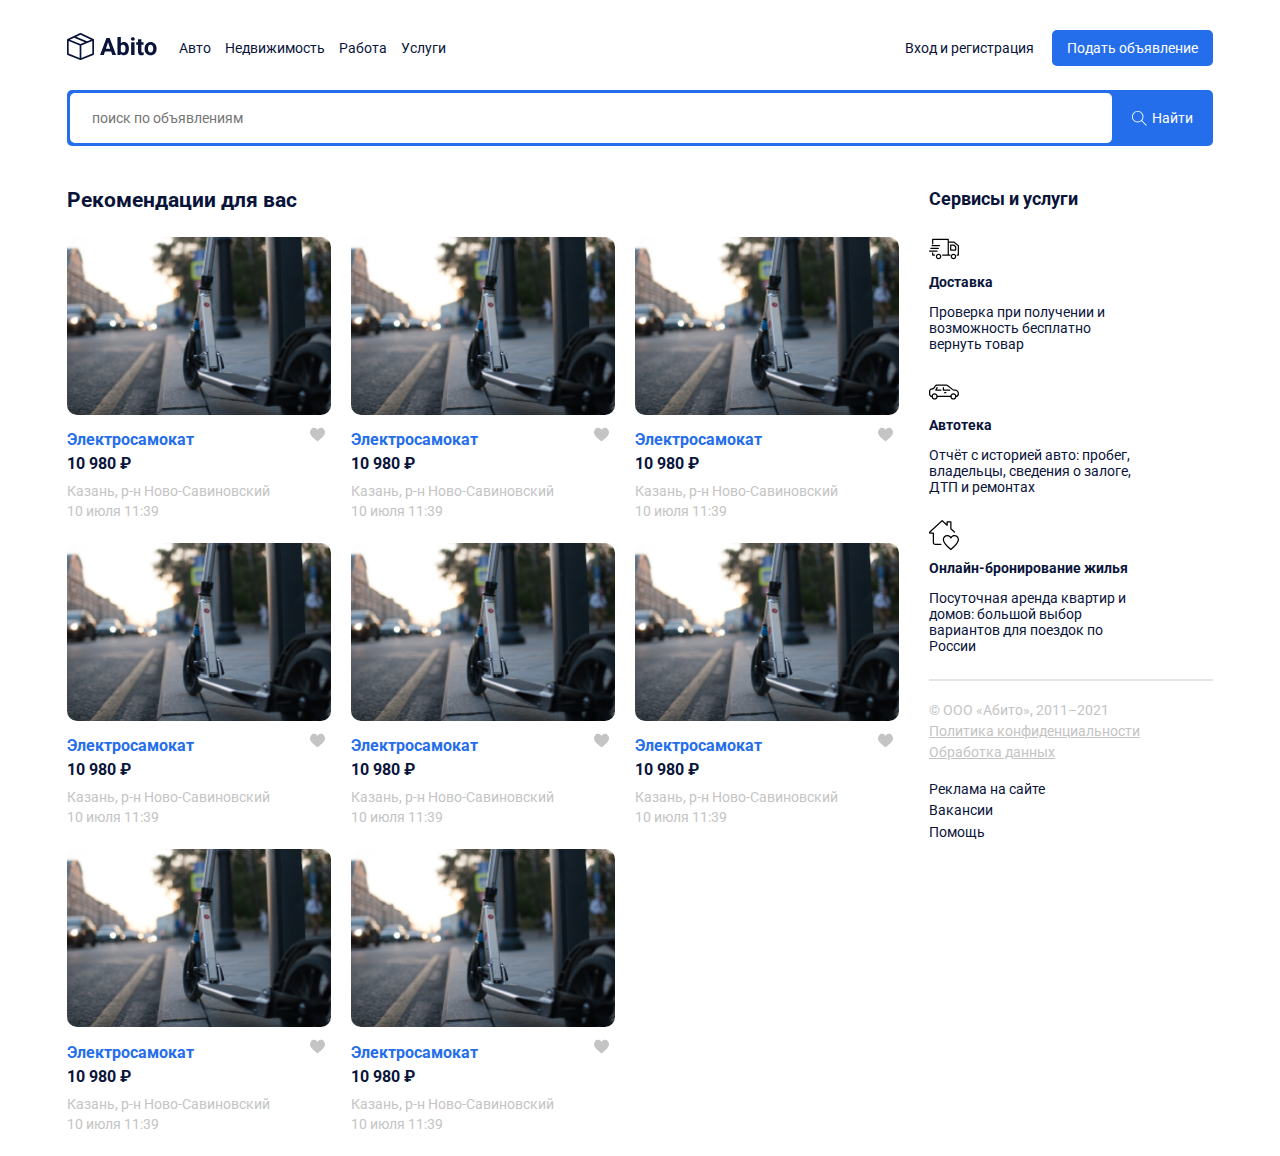
<file: index.html>
<!DOCTYPE html>
<html lang="en">
<head>
    <meta charset="UTF-8">
    <meta http-equiv="X-UA-Compatible" content="IE=edge">
    <meta name="viewport" content="width=device-width, initial-scale=1.0">
    <title>Abito - доска объявлений</title>
    <!-- подключаем шрифт Roboto от Google fonts -->
    <link rel="preconnect" href="https://fonts.googleapis.com">
    <link rel="preconnect" href="https://fonts.gstatic.com" crossorigin>
    <link href="https://fonts.googleapis.com/css2?family=Roboto:wght@400;700&display=swap" rel="stylesheet">
    <!-- подключаем normalize.css -->
    <link rel="stylesheet" href="css/normalize.css">
    <link rel="stylesheet" href="css/style.css">
</head>
<body>
    <header class="header container">
        <div class="navbar">
            <a href="/index.html" class="logo">
            <img src="img/logo.svg" alt="logo: Abito" class="logo-image">
            </a>
            <!-- навигация -->
            <div class="navbar-panel">
                <button class="close-menu">
                    <svg width="22" height="22" viewBox="0 0 116 116" fill="none" xmlns="http://www.w3.org/2000/svg">
                    <path d="M1 1L58 58M115 115L58 58M1 115L58 58M115 1L58 58" stroke="black" />
                    </svg>
                </button>
                <nav class="navbar-menu">
                    <ul class="menu">
                        <li class="menu-item">
                            <a href="#" class="menu-link">Авто</a>
                        </li>
                        <li class="menu-item">
                            <a href="#" class="menu-link">Недвижимость</a>
                        </li>
                        <li class="menu-item">
                            <a href="#" class="menu-link">Работа</a>
                        </li>
                        <li class="menu-item">
                            <a href="#" class="menu-link">Услуги</a>
                        </li>
                    </ul>
                </nav>
                <div class="button-group">
                    <a href="#" class="button button-link">Вход и регистрация</a>
                    <a href="#" class="button button-primary">Подать объявление</a>
                </div>
            </div>
            <button class="menu-button">
                <svg width="30" height="30" viewBox="0 0 30 30" fill="none" xmlns="http://www.w3.org/2000/svg">
                    <path
                        d="M0.937476 9.37501H29.0624C29.58 9.37501 29.9999 8.95498 29.9999 8.43754C29.9999 7.92002 29.5799 7.50006 29.0624 7.50006H0.937476C0.419955 7.50006 0 7.92009 0 8.43754C0 8.95498 0.420033 9.37501 0.937476 9.37501Z"
                        fill="black" />
                    <path
                        d="M29.0624 14.0626H0.937476C0.419955 14.0626 0 14.4826 0 15C0 15.5175 0.420033 15.9375 0.937476 15.9375H29.0624C29.58 15.9375 29.9999 15.5175 29.9999 15C29.9999 14.4826 29.58 14.0626 29.0624 14.0626Z"
                        fill="black" />
                    <path
                        d="M29.0625 20.625H10.3125C9.79495 20.625 9.375 21.0451 9.375 21.5625C9.375 22.08 9.79503 22.5 10.3125 22.5H29.0625C29.58 22.5 29.9999 22.0799 29.9999 21.5625C30 21.045 29.58 20.625 29.0625 20.625Z"
                        fill="black" />
                </svg>
            </button>
        </div>
        <!-- /.navbar -->
        <div class="search-panel">
            <input type="search" class="search-input" placeholder="поиск по объявлениям">
            <button class="search-button">
            <svg class="search-icon" width="15" height="15" viewBox="0 0 15 15" fill="none" xmlns="http://www.w3.org/2000/svg">
                    <path
                        d="M14.6506 14.0012L10.0862 9.43675C10.9465 8.43352 11.4706 7.13293 11.4706 5.71058C11.4706 2.54822 8.89765 -0.0247192 5.7353 -0.0247192C4.20353 -0.0247192 2.76265 0.571751 1.67824 1.6544C0.595589 2.73793 -0.000881376 4.17881 9.77541e-07 5.71058C9.77541e-07 8.87293 2.57294 11.4459 5.7353 11.4459C7.15765 11.4459 8.45912 10.9218 9.46235 10.0615L14.0268 14.6259L14.6506 14.0012ZM5.7353 10.5635C3.06 10.5635 0.882354 8.38675 0.882354 5.71058C0.881472 4.41352 1.38618 3.19499 2.30294 2.2791C3.21882 1.36234 4.43824 0.857634 5.7353 0.857634C8.41059 0.857634 10.5882 3.0344 10.5882 5.71058C10.5882 8.38587 8.41059 10.5635 5.7353 10.5635Z"
                        fill="white" />
            </svg>

                <span class="search-button-text">Найти</span>
            </button>
        </div>
        <!-- /.search-panel -->
    </header>
    <div class="page-content container">
        <!-- блок с объявлениями -->
        <main class="main">
            <h2 class="page-title">Рекомендации для вас</h2>
            <div class="cards">
                <div class="card">
                    <a href="single.html" class="card-link">
                        <img src="img/card-image.jpg" alt="photo" class="card-image">
                    </a>
                    <div class="card-header">
                        <a href="single.html" class="card-link">
                            <h3 class="card-title">Электросамокат</h3>
                        </a>
                        <button class="like">
                            <img src="img/like.svg" alt="like">
                        </button>
                    </div>
                    <strong class="card-price">10 980 ₽</strong>
                    <p class="card-text">Казань, р-н Ново-Савиновский</p>
                    <p class="card-text">10 июля 11:39</p>
                </div>
                <div class="card">
                    <a href="single.html" class="card-link">
                        <img src="img/card-image.jpg" alt="photo" class="card-image">
                    </a>
                    <div class="card-header">
                        <a href="single.html" class="card-link">
                            <h3 class="card-title">Электросамокат</h3>
                        </a>
                        <button class="like">
                            <img src="img/like.svg" alt="like">
                        </button>
                    </div>
                    <strong class="card-price">10 980 ₽</strong>
                    <p class="card-text">Казань, р-н Ново-Савиновский</p>
                    <p class="card-text">10 июля 11:39</p>
                </div>
                <div class="card">
                    <a href="single.html" class="card-link">
                        <img src="img/card-image.jpg" alt="photo" class="card-image">
                    </a>
                    <div class="card-header">
                        <a href="single.html" class="card-link">
                            <h3 class="card-title">Электросамокат</h3>
                        </a>
                        <button class="like">
                            <img src="img/like.svg" alt="like">
                        </button>
                    </div>
                    <strong class="card-price">10 980 ₽</strong>
                    <p class="card-text">Казань, р-н Ново-Савиновский</p>
                    <p class="card-text">10 июля 11:39</p>
                </div>
                <div class="card">
                    <a href="single.html" class="card-link">
                        <img src="img/card-image.jpg" alt="photo" class="card-image">
                    </a>
                    <div class="card-header">
                        <a href="single.html" class="card-link">
                            <h3 class="card-title">Электросамокат</h3>
                        </a>
                        <button class="like">
                            <img src="img/like.svg" alt="like">
                        </button>
                    </div>
                    <strong class="card-price">10 980 ₽</strong>
                    <p class="card-text">Казань, р-н Ново-Савиновский</p>
                    <p class="card-text">10 июля 11:39</p>
                </div>
                <div class="card">
                    <a href="single.html" class="card-link">
                        <img src="img/card-image.jpg" alt="photo" class="card-image">
                    </a>
                    <div class="card-header">
                        <a href="single.html" class="card-link">
                            <h3 class="card-title">Электросамокат</h3>
                        </a>
                        <button class="like">
                            <img src="img/like.svg" alt="like">
                        </button>
                    </div>
                    <strong class="card-price">10 980 ₽</strong>
                    <p class="card-text">Казань, р-н Ново-Савиновский</p>
                    <p class="card-text">10 июля 11:39</p>
                </div>
                <div class="card">
                    <a href="single.html" class="card-link">
                        <img src="img/card-image.jpg" alt="photo" class="card-image">
                    </a>
                    <div class="card-header">
                        <a href="single.html" class="card-link">
                            <h3 class="card-title">Электросамокат</h3>
                        </a>
                        <button class="like">
                            <img src="img/like.svg" alt="like">
                        </button>
                    </div>
                    <strong class="card-price">10 980 ₽</strong>
                    <p class="card-text">Казань, р-н Ново-Савиновский</p>
                    <p class="card-text">10 июля 11:39</p>
                </div>
                <div class="card">
                    <a href="single.html" class="card-link">
                        <img src="img/card-image.jpg" alt="photo" class="card-image">
                    </a>
                    <div class="card-header">
                        <a href="single.html" class="card-link">
                            <h3 class="card-title">Электросамокат</h3>
                        </a>
                        <button class="like">
                            <img src="img/like.svg" alt="like">
                        </button>
                    </div>
                    <strong class="card-price">10 980 ₽</strong>
                    <p class="card-text">Казань, р-н Ново-Савиновский</p>
                    <p class="card-text">10 июля 11:39</p>
                </div>
                <div class="card">
                    <a href="single.html" class="card-link">
                        <img src="img/card-image.jpg" alt="photo" class="card-image">
                    </a>
                    <div class="card-header">
                        <a href="single.html" class="card-link">
                            <h3 class="card-title">Электросамокат</h3>
                        </a>
                        <button class="like">
                            <img src="img/like.svg" alt="like">
                        </button>
                    </div>
                    <strong class="card-price">10 980 ₽</strong>
                    <p class="card-text">Казань, р-н Ново-Савиновский</p>
                    <p class="card-text">10 июля 11:39</p>
                </div>
            </div>
        </main>
        <!-- сайдбар -->
        <aside class="sidebar">
            <h4 class="page-title">Сервисы и услуги</h4>
            <div class="service">
                <img src="img/shipping.svg" alt="icon: shipping" class="service-image">
                <h5 class="service-title">Доставка</h5>
                <p class="service-text">Проверка при получении и возможность бесплатно вернуть товар</p>
            </div>
            <div class="service">
                <img src="img/sedan.svg" alt="icon: sedan" class="service-image">
                <h5 class="service-title">Автотека</h5>
                <p class="service-text">Отчёт с историей авто: пробег, владельцы, сведения о залоге, ДТП и ремонтах</p>
            </div>
            <div class="service">
                <img src="img/homelove.svg" alt="icon: homelove" class="service-image">
                <h5 class="service-title">Онлайн-бронирование жилья</h5>
                <p class="service-text">Посуточная аренда квартир и домов: большой выбор вариантов для поездок по России</p>
            </div>
            <hr color="#E5E5E5">
            <footer class="footer">
                <p class="footer-text">© ООО «Абито», 2011–2021</p>
                <ul class="footer-menu">
                    <li class="footer-menu-item">
                        <a href="#" class="footer-text">Политика конфиденциальности</a>
                    </li>
                    <li class="footer-menu-item">
                        <a href="#" class="footer-text">Обработка данных</a>
                    </li>
                </ul>
                <ul class="footer-menu">
                    <li class="footer-menu-item">
                        <a href="#" class="footer-link">Реклама на сайте</a>
                    </li>
                    <li class="footer-menu-item">
                        <a href="#" class="footer-link">Вакансии</a>
                    </li>
                    <li class="footer-menu-item">
                        <a href="#" class="footer-link">Помощь</a>
                    </li>
                </ul>
            </footer>
        </aside>
    </div>
    <script src="https://unpkg.com/swiper/swiper-bundle.min.js"></script>
    <script src="js/main.js"></script>
</body>
</html>
</file>
<file: css/style.css>
body {
  font-family: "Roboto", sans-serif;
  font-size: 14px; /* размер шрифта*/
  color: #0a143a; /* цвет текста #0A143A*/
}
.container {
  max-width: 1146px; /* максимальная ширина*/
  margin: auto; /* автоматическое выравнивание по середине*/
}
.header {
  padding-top: 30px;
  padding-bottom: 30px;
  margin-bottom: 12px;
}
.navbar {
  display: flex; /* делаем гибкий блок */
  align-items: center; /* выравниваем по вертикали по центру */
  justify-content: space-between; /* разбросать элементы по краям */
  margin-bottom: 24px;
}
.navbar-panel {
  flex-grow: 1; /* растягиваю по ширине */
  display: flex; /* делаю гибким */
  align-items: center; /*выравниваю по середине */
}
/* меню в шапке */
.navbar-menu {
  margin-right: auto; /* автоматический отступ справа */
}
.menu {
  list-style: none; /* отключаем точки в списке */
  margin: 0; /* обнуляем отступы */
  padding-left: 22px; /* внутренний отступ слева */
  padding-right: 22px; /* внутренний отступ справа */
  display: flex;
}
/* для всех пунктов меню кроме последнего */
.menu-item:not(:last-child) {
  margin-right: 14px; /* отступ справа 14 пикселей */
}
.menu-link {
  text-decoration: none; /* отключаем подчёркивания ссылок */
  color: inherit; /* inherit переводится - возьми цвет текста как у родителя (родитель body)*/
}
.button {
  text-decoration: none;
  display: inline-block;
  padding: 10px 15px; /* сверху и снизу 10 пикселей, а по краям 15 */
  cursor: pointer;
}
.button-link {
  color: inherit;
}
.button-primary {
  background: #256eeb; /* фон кнопки "подать объявление"*/
  border-radius: 5px; /* скругление углов кнопки "подать объявление"*/
  color: white;
}
.search-panel {
  height: 50px; /* высота */
  background: #256eeb;
  border-radius: 5px;
  display: flex;
  padding: 3px;
}
.search-input {
  flex-grow: 1; /* растягивается на все свободное место*/
  background: #ffffff;
  border-radius: 5px;
  border: none; /* отключаем обводку в поисковой строке*/
  padding-left: 22px;
  padding-right: 22px;
}
.search-button {
  background: #256eeb;
  border: none;
  color: white;
  padding-left: 20px;
  padding-right: 17px;
  display: flex;
  align-items: center;
}
.search-button-text {
  margin-left: 5px;
}
.page-content {
  display: grid;
  grid-template-columns: 9fr 3fr;
  grid-column-gap: 10px;
}
.card-image {
  border-radius: 10px;
  width: 264px;
  height: 178px;
  object-fit: cover;
}
.cards {
  display: flex;
  flex-wrap: wrap;
}
.card {
  margin-bottom: 20px;
  margin-right: 20px;
}
.card-title {
  font-size: 16px;
  line-height: 19px;
  color: #256eeb;
  margin-top: 12px;
  margin-bottom: 5px;
}
.card-header {
  display: flex;
  justify-content: space-between;
  align-items: center;
}
.like {
  background: #fff;
  border: none;
  cursor: pointer;
  margin-left: 15px;
}
.card-link {
  text-decoration: none;
}
.card-price {
  font-size: 16px;
  line-height: 19px;
  margin-bottom: 10px;
  display: block;
}
.card-text {
  font-size: 14px;
  line-height: 16px;
  color: #c4c4c4;
  margin-bottom: 4px;
  margin-top: 0;
}
.sidebar .page-title {
  font-size: 18px;
  line-height: 21px;
}
.service {
  margin-bottom: 25px;
}
.service-title {
  font-weight: bold;
  font-size: 14px;
  line-height: 16px;
  margin-top: 7px;
  margin-bottom: 5px;
}
.service-text {
  font-size: 14px;
  line-height: 16px;
  max-width: 217px;
}
.footer-text {
  display: inline-block;
  font-size: 14px;
  line-height: 16px;
  color: #c4c4c4;
  margin-bottom: 5px;
}
.footer-menu {
  margin: 0;
  padding: 0;
  list-style: none;
  margin-bottom: 16px;
}
.footer-link {
  color: inherit;
  text-decoration: none;
  display: inline-block;
  margin-bottom: 5px;
}
.main-single {
  display: flex;
  align-items: flex-start;
}
.content {
  max-width: 460px;
  margin-right: 30px;
}
.swiper-container {
  width: 100%;
  height: 300px;
  margin-left: auto;
  margin-right: auto;
}

.swiper-slide {
  background-size: cover;
  background-position: center;
}

.mySwiper2 {
  width: 100%;
  border-radius: 10px;
}

.mySwiper {
  height: 20%;
  box-sizing: border-box;
  padding: 10px 0;
}

.mySwiper .swiper-slide {
  width: 25%;
  height: 100%;
  opacity: 0.4;
  border-radius: 10px;
}

.mySwiper .swiper-slide-thumb-active {
  opacity: 1;
}

.swiper-slide img {
  display: block;
  width: 100%;
  height: 100%;
  object-fit: cover;
  border-radius: 3px;
}
.content-text {
  font-size: 14px;
  line-height: 140%;
}
.single-price {
  font-size: 24px;
  line-height: 28px;
  margin-top: 0;
  margin-bottom: 25px;
  display: block;
}
.page-title {
  margin-top: 0;
  margin-bottom: 25px;
}
.author {
  min-width: 264px;
}
.author-wrapper {
  display: flex;
  align-items: center;
  justify-content: space-between;

  margin-top: 25px;
  margin-bottom: 30px;
}
.author-avatar {
  width: 50px;
  height: 50px;
  object-fit: cover;
  border-radius: 50%;
}
.author-name {
  font-weight: bold;
  font-size: 14px;
  line-height: 16px;
  display: block;
  margin-bottom: 4px;
}
.rating {
  margin-bottom: 5px;
}
.rating-counter {
  margin-left: 10px;
  opacity: 0.5;
}
.author-status {
  font-size: 12px;
  line-height: 14px;
}
.button-block {
  display: block;
  width: 100%;
  height: 54px;
  margin-bottom: 14px;
  border: none;
}
.button-success {
  background-color: #14b4be;
  border-radius: 5px;
  color: #fff;
}
.menu-button {
  background-color: #fff;
  border: none;
  cursor: pointer;
  display: none; /* отключаю кнопку гамбургер везде */
}
.close-menu {
  display: none;
}
@media (max-width: 1200px) {
  .container {
    max-width: 960px;
  }
  .card {
    width: 45%;
  }
  .card-image {
    width: 100%;
    height: 200px;
  }
}
@media (max-width: 992px) {
  .container {
    max-width: 740px;
  }
  .card-image {
    height: 150px;
  }
}
@media (max-width: 768px) {
  .container {
    max-width: 560px;
  }
  .card {
    width: 100%;
  }
  .page-content {
    grid-template-columns: 8fr 4 fr;
  }
  .menu-button {
    display: block;
  }
  .close-menu {
    display: block;
    position: absolute;
    right: 30px;
    top: 30px;
    cursor: pointer;
    background-color: #fff;
    border: none;
  }
  .navbar-panel {
    position: fixed;
    right: 0;
    top: 0;
    width: 100%;
    height: 100%;
    background-color: #fff;
    z-index: 9;
    flex-direction: column;
    align-items: center;
    justify-content: center;
    transition: transform 0.2s, jpacity 0.2s;
    transform: translateX(100%); /* убираю меню в сторону, его не будет видно */
    opacity: 0;
  }
  .is-open {
    transform: translateX(0%);
    opacity: 1;
  }
  .navbar-menu {
    margin-left: auto;
    margin-bottom: 20px;
  }
  .menu {
    flex-direction: column;
    align-items: center;
    justify-content: center;
  }
  .menu-item:not(:last-child) {
    margin-right: 0;
    margin-bottom: 10px;
  }
  .button-group {
    display: flex;
    flex-direction: column;
  }
}
@media (max-width: 576px) {
  .container {
    max-width: 90%;
  }
  .page-content {
    grid-template-columns: 12fr;
  }
  .card-image {
    height: 250px;
  }
  .card {
    margin-right: 0;
  }
  .search-button-text {
    display: none;
  }
}
</file>
